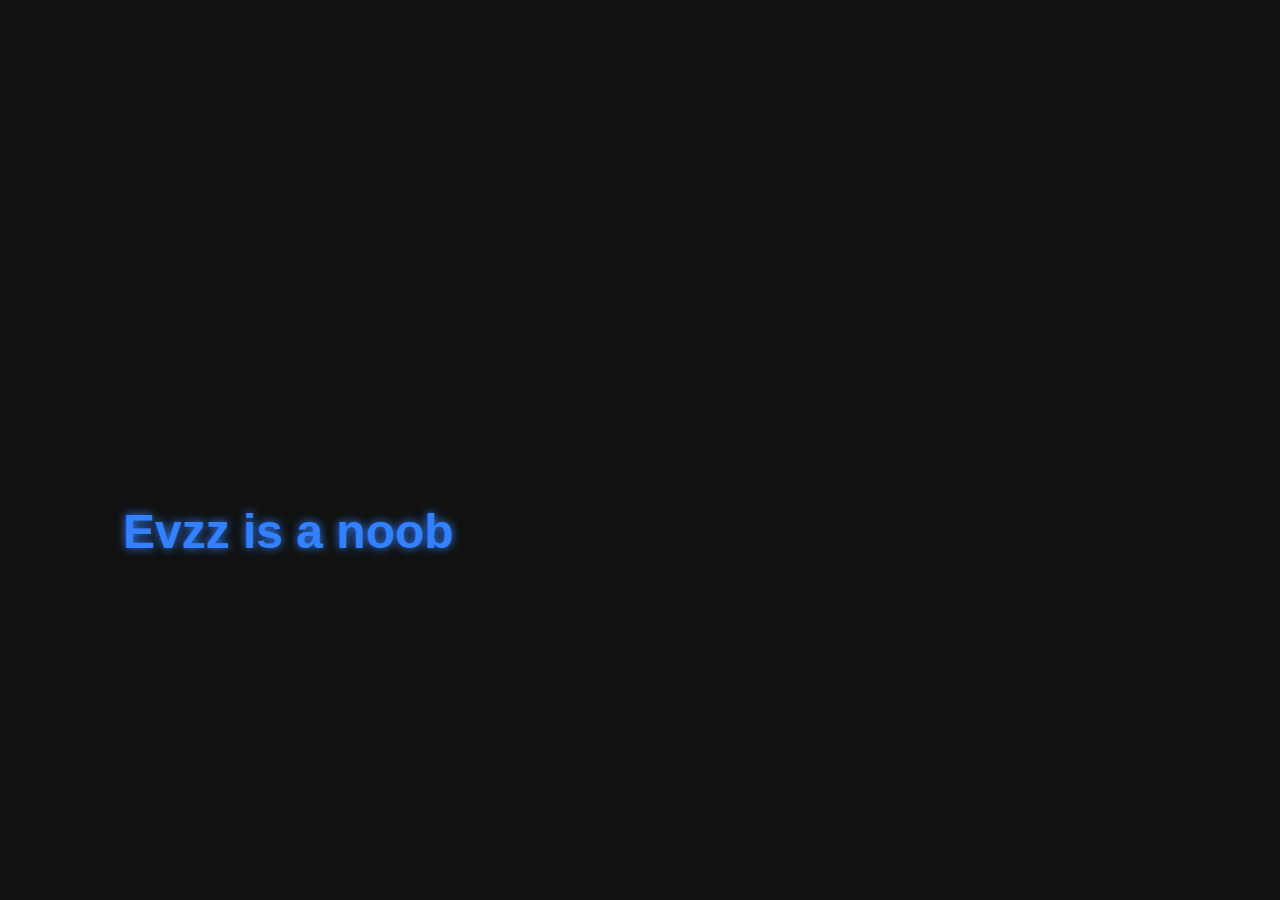
<file: index.html>
<!DOCTYPE html>
<html lang="en">
<head>
    <meta charset="UTF-8">
    <title>Noob</title>
    <style>
        body {
            margin: 0;
            overflow: hidden;
            background: #111;
            font-family: Arial, Helvetica, sans-serif;
        }

        .noob {
            position: absolute;
            font-size: 3rem;
            font-weight: bold;
            white-space: nowrap;
            text-shadow: 0 0 10px currentColor;
            pointer-events: none;
        }
    </style>
</head>
<body>

<script>
    const texts = [];
    const MAX_TEXTS = 50; // safety cap (remove if you want full chaos)

    function createText() {
        if (texts.length >= MAX_TEXTS) return;

        const el = document.createElement("div");
        el.className = "noob";
        el.textContent = "Evzz is a noob";
        document.body.appendChild(el);

        texts.push({
            el,
            x: Math.random() * window.innerWidth,
            y: Math.random() * window.innerHeight,
            vx: (Math.random() * 4 + 1) * (Math.random() < 0.5 ? -1 : 1),
            vy: (Math.random() * 4 + 1) * (Math.random() < 0.5 ? -1 : 1),
            hue: Math.random() * 360
        });
    }

    function animate() {
        texts.forEach(t => {
            const rect = t.el.getBoundingClientRect();

            t.x += t.vx;
            t.y += t.vy;

            if (t.x + rect.width >= window.innerWidth || t.x <= 0) t.vx *= -1;
            if (t.y + rect.height >= window.innerHeight || t.y <= 0) t.vy *= -1;

            t.hue = (t.hue + 1) % 360;
            t.el.style.color = `hsl(${t.hue}, 100%, 60%)`;

            t.el.style.left = t.x + "px";
            t.el.style.top = t.y + "px";
        });

        requestAnimationFrame(animate);
    }

    // Start with one
    createText();
    animate();

    // Multiply every 2 seconds
    setInterval(createText, 2000);
</script>

</body>
</html>
</file>
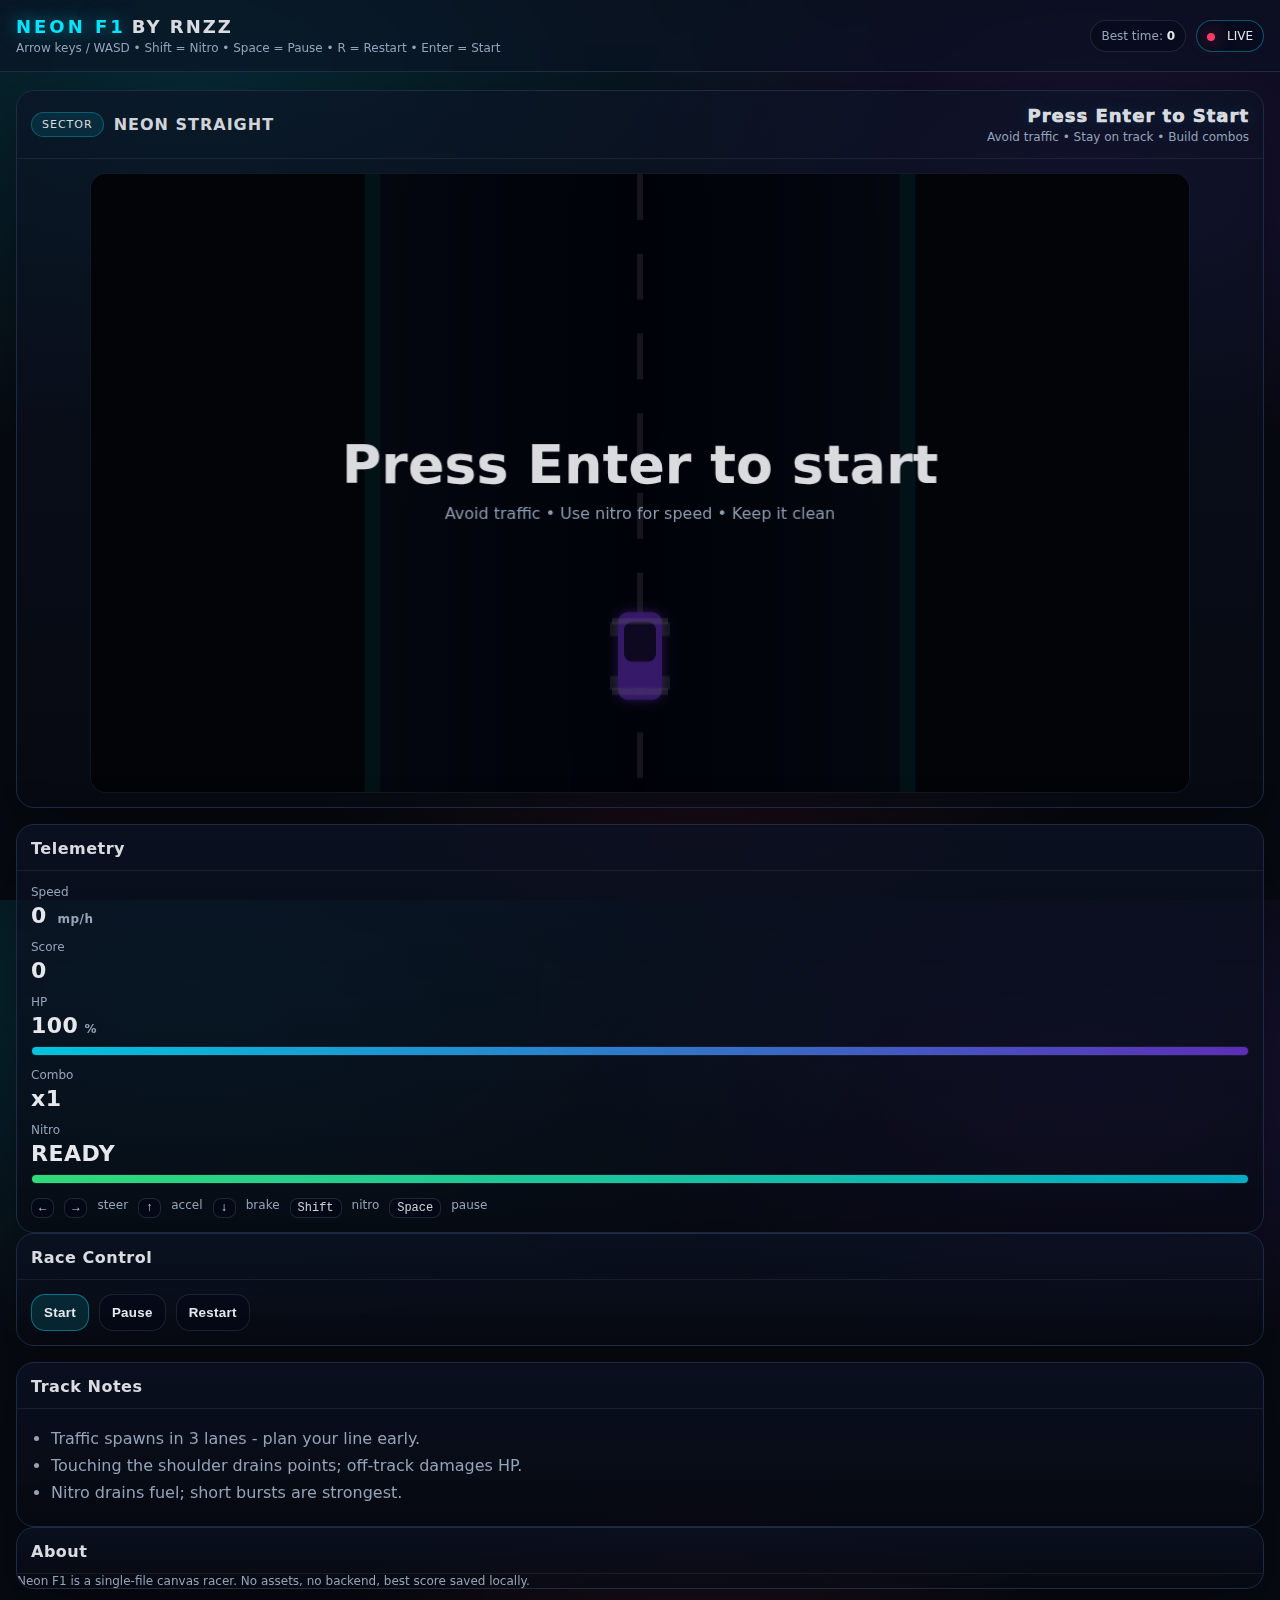
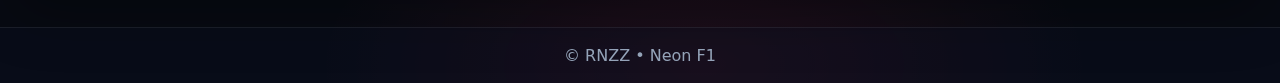
<file: f1/index.html>
<!doctype html>
<html lang="en">
<head>
  <meta charset="utf-8" />
  <meta name="viewport" content="width=device-width,initial-scale=1" />
  <meta name="description" content="Dodge traffic, stay on track and chase the best score." />
  <title>Neon F1</title>
  <link rel="stylesheet" href="styles.css" />
</head>

<body>
  <header class="topbar">
    <div class="brand">
      <div class="logo">NEON F1<span>BY RNZZ</span></div>
      <div class="sub">Arrow keys / WASD • Shift = Nitro • Space = Pause • R = Restart • Enter = Start</div>
    </div>

    <div class="pills">
      <span class="pill">Best time: <b id="best">0</b></span>
      <span class="pill pill-live"><span class="dot" aria-hidden="true"></span> LIVE</span>
    </div>
  </header>

  <main class="layout">
    <!-- LEFT: HUD -->
    <aside class="hud">
      <div class="card">
        <div class="card-title">Telemetry</div>

        <div class="telemetry">
          <div class="stat">
            <div class="label">Speed</div>
            <div class="value"><span id="speed">0</span><span class="unit"> mp/h</span></div>
          </div>

          <div class="stat">
            <div class="label">Score</div>
            <div class="value"><span id="score">0</span></div>
          </div>

          <div class="stat">
            <div class="label">HP</div>
            <div class="value"><span id="hp">100</span><span class="unit">%</span></div>
            <div class="bar" aria-label="Health bar">
              <div class="bar-fill" id="hpBar" style="width:100%"></div>
            </div>
          </div>

          <div class="stat">
            <div class="label">Combo</div>
            <div class="value"><span id="combo">x1</span></div>
          </div>

          <div class="stat">
            <div class="label">Nitro</div>
            <div class="value"><span id="nitro">READY</span></div>
            <div class="bar bar-nitro" aria-label="Nitro status bar">
              <div class="bar-fill" id="nitroBar" style="width:100%"></div>
            </div>
          </div>
        </div>

        <div class="hint">
          <div class="keys" aria-label="Controls">
            <span class="kbd">←</span><span class="kbd">→</span> steer
            <span class="kbd">↑</span> accel
            <span class="kbd">↓</span> brake
            <span class="kbd">Shift</span> nitro
            <span class="kbd">Space</span> pause
          </div>
        </div>
      </div>

      <div class="card">
        <div class="card-title">Race Control</div>
        <div class="rc">
          <button class="btn" id="btnStart" type="button">Start</button>
          <button class="btn btn-ghost" id="btnPause" type="button">Pause</button>
          <button class="btn btn-ghost" id="btnRestart" type="button">Restart</button>
        </div>
        <div class="muted small">
          </div>
      </div>
    </aside>

    <!-- CENTER: GAME -->
    <section class="stage">
      <div class="stage-shell">
        <div class="stage-top">
          <div class="banner">
            <span class="badge">SECTOR</span>
            <span class="sector">NEON STRAIGHT</span>
          </div>

          <div class="overlayText">
            <div id="msg" class="msg" role="status" aria-live="polite"></div>
            <div id="submsg" class="submsg" role="status" aria-live="polite"></div>
          </div>
        </div>

        <div class="canvas-wrap">
          <canvas id="c" width="900" height="520">
            Your browser doesn’t support the HTML canvas element.
            Try updating your browser or using a modern one like Chrome/Edge/Firefox.
          </canvas>
        </div>

        <!-- Mobile / touch controls -->
        <div id="touch" class="touch" aria-label="Touch controls">
          <button data-k="left" aria-label="Left" type="button">◀</button>
          <button data-k="right" aria-label="Right" type="button">▶</button>
          <button data-k="up" aria-label="Accelerate" type="button">▲</button>
          <button data-k="down" aria-label="Brake" type="button">▼</button>
          <button data-k="nitro" class="nitro" aria-label="Nitro" type="button">NITRO</button>
        </div>
      </div>
    </section>

    <!-- RIGHT: FLAVOUR / INFO -->
    <aside class="side">
      <div class="card">
        <div class="card-title">Track Notes</div>
        <ul class="list">
          <li>Traffic spawns in 3 lanes - plan your line early.</li>
          <li>Touching the shoulder drains points; off-track damages HP.</li>
          <li>Nitro drains fuel; short bursts are strongest.</li>
        </ul>
      </div>

      <div class="card">
        <div class="card-title">About</div>
        <div class="muted small">
          Neon F1 is a single-file canvas racer. No assets, no backend, best score saved locally.
        </div>
      </div>
    </aside>
  </main>

  <footer class="footer">
    <span class="muted">© RNZZ • Neon F1</span>
  </footer>

  <!-- Load game after DOM is parsed -->
  <script src="game.js" defer></script>

  <!-- UI helpers (no inline onclick; safer + cleaner) -->
  <script>
    window.addEventListener("DOMContentLoaded", () => {
      // Hook buttons to existing key handlers without inline JS
      const fireKey = (key) => window.dispatchEvent(new KeyboardEvent("keydown", { key }));

      const btnStart = document.getElementById("btnStart");
      const btnPause = document.getElementById("btnPause");
      const btnRestart = document.getElementById("btnRestart");

      btnStart?.addEventListener("click", () => fireKey("Enter"));
      btnPause?.addEventListener("click", () => fireKey(" "));
      btnRestart?.addEventListener("click", () => fireKey("r"));

      // Bars (simple mirror)
      const hpBar = document.getElementById("hpBar");
      const nitroBar = document.getElementById("nitroBar");
      const hpEl = document.getElementById("hp");
      const nitroText = document.getElementById("nitro");

      setInterval(() => {
        if (hpBar && hpEl) {
          const hp = Math.max(0, Math.min(100, parseInt(hpEl.textContent || "0", 10) || 0));
          hpBar.style.width = hp + "%";
        }
        if (nitroBar && nitroText) {
          const t = (nitroText.textContent || "").toUpperCase();
          let p = 100;
          if (t.includes("CD")) p = 35;
          else if (t.includes("BOOST")) p = 70;
          nitroBar.style.width = p + "%";
        }
      }, 200);
    });
  </script>
</body>
</html>
</file>
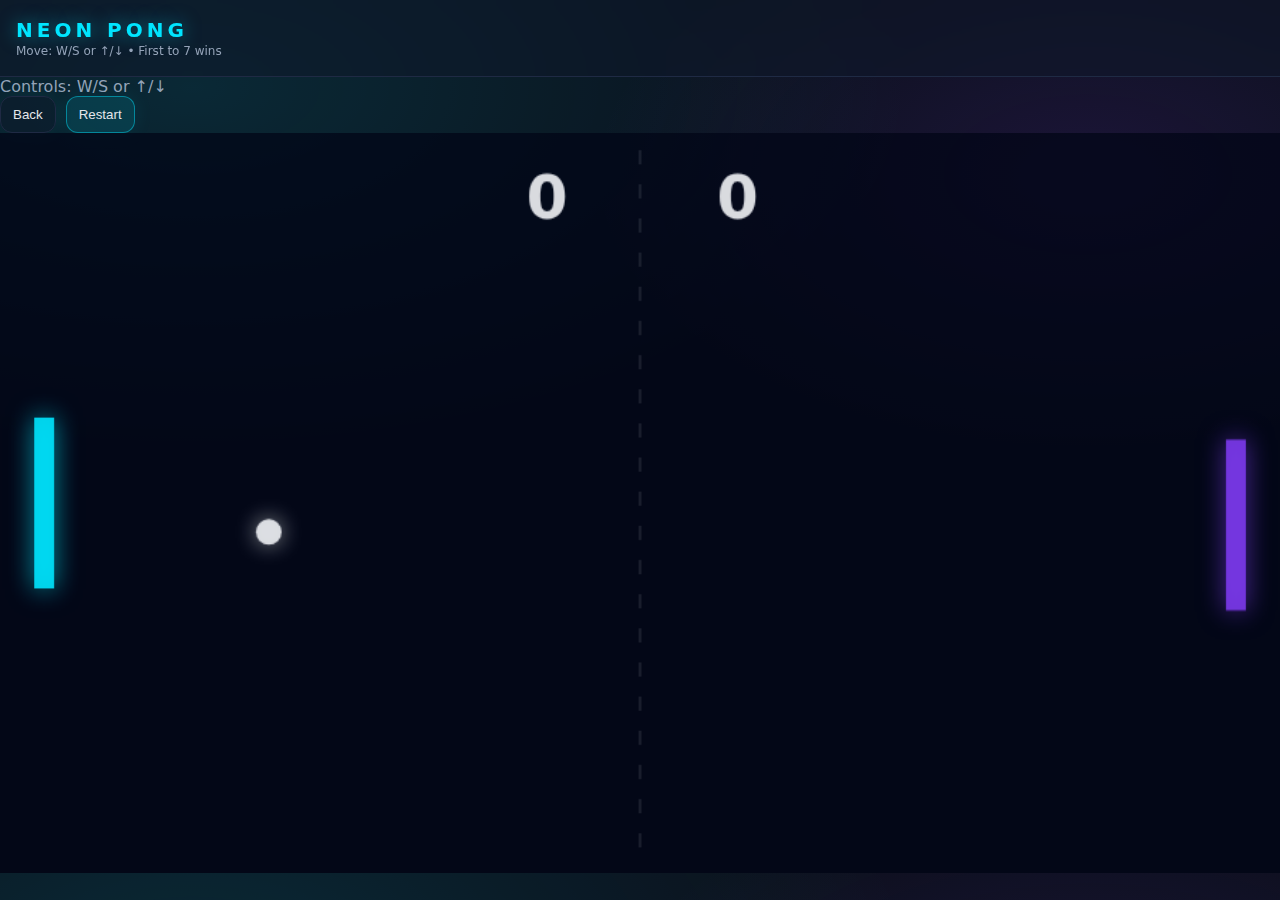
<file: games/pong/index.html>
<!doctype html>
<html lang="en">
<head>
  <meta charset="utf-8" />
  <meta name="viewport" content="width=device-width,initial-scale=1" />
  <title>Neon Pong — RNZZ Arcade</title>
  <link rel="stylesheet" href="../../styles.css" />
</head>
<body>
  <header class="topbar">
    <div class="brand">
      <div class="logo">NEON PONG</div>
      <div class="sub">Move: W/S or ↑/↓ • First to 7 wins</div>
    </div>
  </header>

  <main class="game-wrap">
    <div class="canvas-shell">
      <div class="toolbar">
        <div class="muted">
          Controls: <span class="kbd">W</span>/<span class="kbd">S</span> or <span class="kbd">↑</span>/<span class="kbd">↓</span>
        </div>
        <div style="display:flex;gap:10px">
          <button class="btn btn-ghost" onclick="location.href='../../index.html'">Back</button>
          <button class="btn" id="restartBtn">Restart</button>
        </div>
      </div>
      <canvas id="c" width="900" height="520" style="display:block;width:100%;height:auto;"></canvas>
    </div>
  </main>

  <script src="game.js"></script>
</body>
</html>
</file>
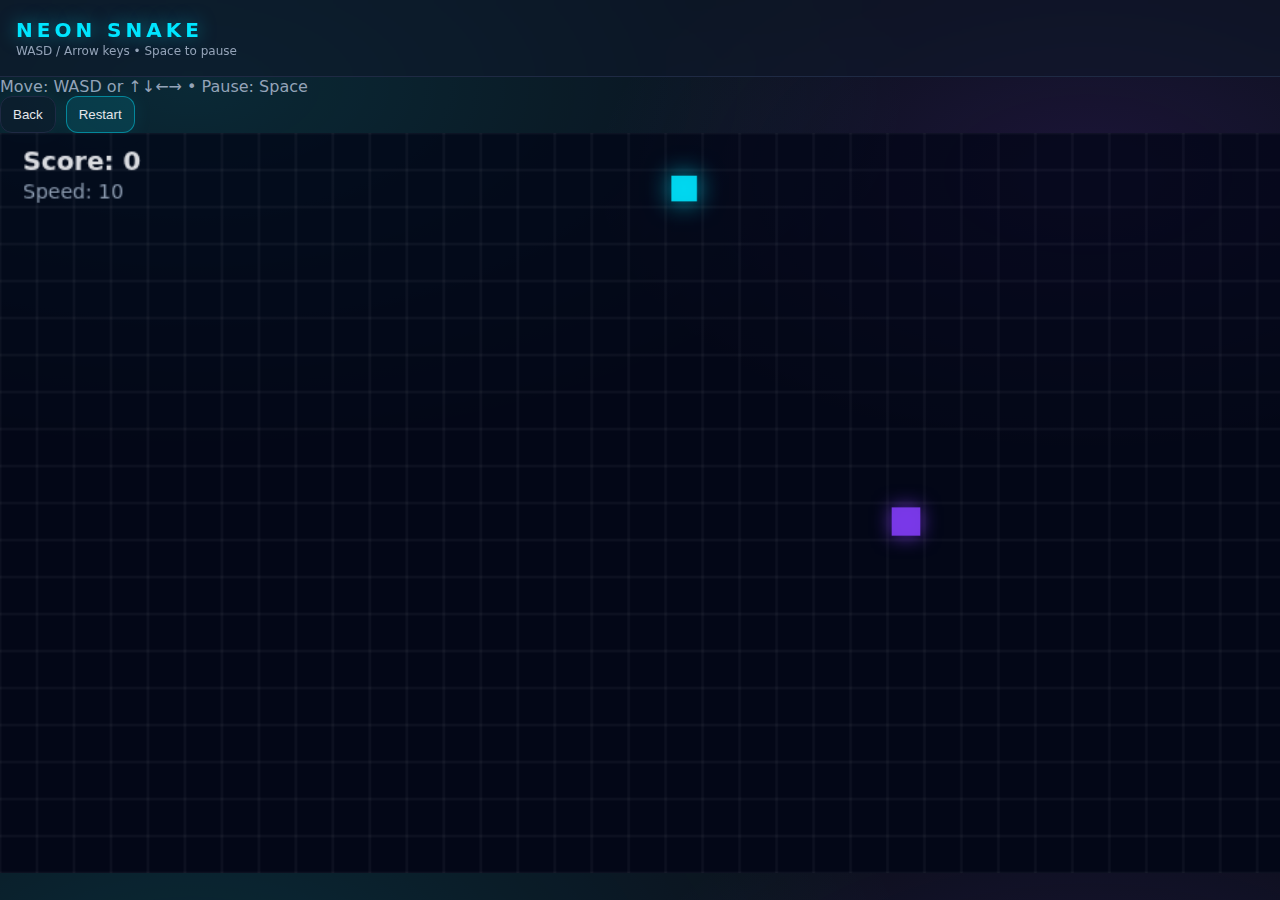
<file: games/snake/index.html>
<!doctype html>
<html lang="en">
<head>
  <meta charset="utf-8" />
  <meta name="viewport" content="width=device-width,initial-scale=1" />
  <title>Neon Snake — RNZZ Arcade</title>
  <link rel="stylesheet" href="../../styles.css" />
</head>
<body>
  <header class="topbar">
    <div class="brand">
      <div class="logo">NEON SNAKE</div>
      <div class="sub">WASD / Arrow keys • Space to pause</div>
    </div>
  </header>

  <main class="game-wrap">
    <div class="canvas-shell">
      <div class="toolbar">
        <div class="muted">
          Move: <span class="kbd">WASD</span> or <span class="kbd">↑↓←→</span>
          • Pause: <span class="kbd">Space</span>
        </div>
        <div style="display:flex;gap:10px">
          <button class="btn btn-ghost" onclick="location.href='../../index.html'">Back</button>
          <button class="btn" id="restartBtn">Restart</button>
        </div>
      </div>
      <canvas id="c" width="900" height="520" style="display:block;width:100%;height:auto;"></canvas>
    </div>
  </main>

  <script src="game.js"></script>
</body>
</html>
</file>
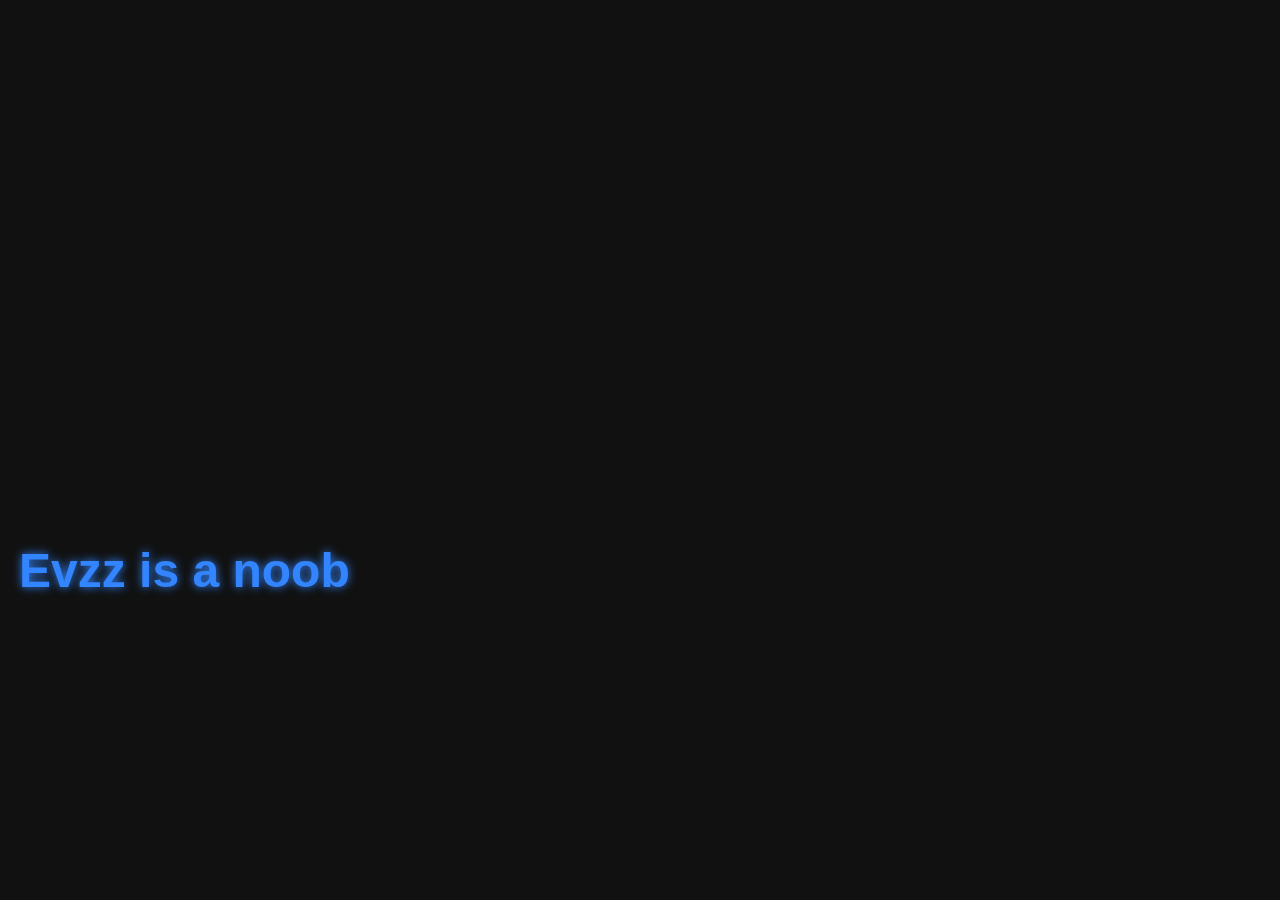
<file: evzz.html>
<!DOCTYPE html>
<html lang="en">
<head>
    <meta charset="UTF-8">
    <title>Noob</title>
    <style>
        body {
            margin: 0;
            overflow: hidden;
            background: #111;
            font-family: Arial, Helvetica, sans-serif;
        }

        .noob {
            position: absolute;
            font-size: 3rem;
            font-weight: bold;
            white-space: nowrap;
            text-shadow: 0 0 10px currentColor;
            pointer-events: none;
            will-change: transform, left, top;
        }
    </style>
</head>
<body>

<script>
    const texts = [];
    const MAX_TEXTS = 60;        // safety cap
    const SPAWN_MS = 2000;       // multiply rate
    const MOUSE_RADIUS = 220;    // how close mouse affects them
    const MOUSE_FORCE = 0.18;    // strength of mouse pushing
    const SPEED_CAP = 9;         // prevents insane speeds

    const mouse = { x: window.innerWidth / 2, y: window.innerHeight / 2 };

    window.addEventListener("mousemove", (e) => {
        mouse.x = e.clientX;
        mouse.y = e.clientY;
    });

    // Touch support (mobile)
    window.addEventListener("touchmove", (e) => {
        if (!e.touches || !e.touches[0]) return;
        mouse.x = e.touches[0].clientX;
        mouse.y = e.touches[0].clientY;
    }, { passive: true });

    function rand(min, max) {
        return Math.random() * (max - min) + min;
    }

    function clamp(val, min, max) {
        return Math.max(min, Math.min(max, val));
    }

    function createText() {
        if (texts.length >= MAX_TEXTS) return;

        const el = document.createElement("div");
        el.className = "noob";
        el.textContent = "Evzz is a noob";
        document.body.appendChild(el);

        // random start + random speed (some slow, some fast)
        const vx = rand(1.2, 6.5) * (Math.random() < 0.5 ? -1 : 1);
        const vy = rand(1.2, 6.5) * (Math.random() < 0.5 ? -1 : 1);

        texts.push({
            el,
            x: rand(0, window.innerWidth * 0.8),
            y: rand(0, window.innerHeight * 0.8),
            vx,
            vy,
            hue: rand(0, 360)
        });
    }

    function applyMouseForce(t) {
        const dx = t.x - mouse.x;
        const dy = t.y - mouse.y;
        const dist = Math.hypot(dx, dy);

        if (dist > MOUSE_RADIUS || dist === 0) return;

        // strength fades with distance (strong near cursor, weak far away)
        const strength = (1 - dist / MOUSE_RADIUS) * MOUSE_FORCE;

        // repel from cursor
        const nx = dx / dist;
        const ny = dy / dist;

        t.vx += nx * strength * 10;
        t.vy += ny * strength * 10;

        // keep speeds sane
        t.vx = clamp(t.vx, -SPEED_CAP, SPEED_CAP);
        t.vy = clamp(t.vy, -SPEED_CAP, SPEED_CAP);
    }

    function animate() {
        const w = window.innerWidth;
        const h = window.innerHeight;

        texts.forEach(t => {
            const rect = t.el.getBoundingClientRect();

            // mouse influence
            applyMouseForce(t);

            // movement
            t.x += t.vx;
            t.y += t.vy;

            // bounce + slight random "mutation" so they don't all feel identical
            if (t.x + rect.width >= w) {
                t.x = w - rect.width;
                t.vx = -Math.abs(t.vx) * rand(0.85, 1.15);
            } else if (t.x <= 0) {
                t.x = 0;
                t.vx = Math.abs(t.vx) * rand(0.85, 1.15);
            }

            if (t.y + rect.height >= h) {
                t.y = h - rect.height;
                t.vy = -Math.abs(t.vy) * rand(0.85, 1.15);
            } else if (t.y <= 0) {
                t.y = 0;
                t.vy = Math.abs(t.vy) * rand(0.85, 1.15);
            }

            // colour shift (slightly different per element)
            t.hue = (t.hue + rand(0.6, 2.2)) % 360;
            t.el.style.color = `hsl(${t.hue}, 100%, 60%)`;

            t.el.style.left = t.x + "px";
            t.el.style.top = t.y + "px";
        });

        requestAnimationFrame(animate);
    }

    // Start with one
    createText();
    animate();

    // Multiply over time
    setInterval(createText, SPAWN_MS);
</script>

</body>
</html>
</file>
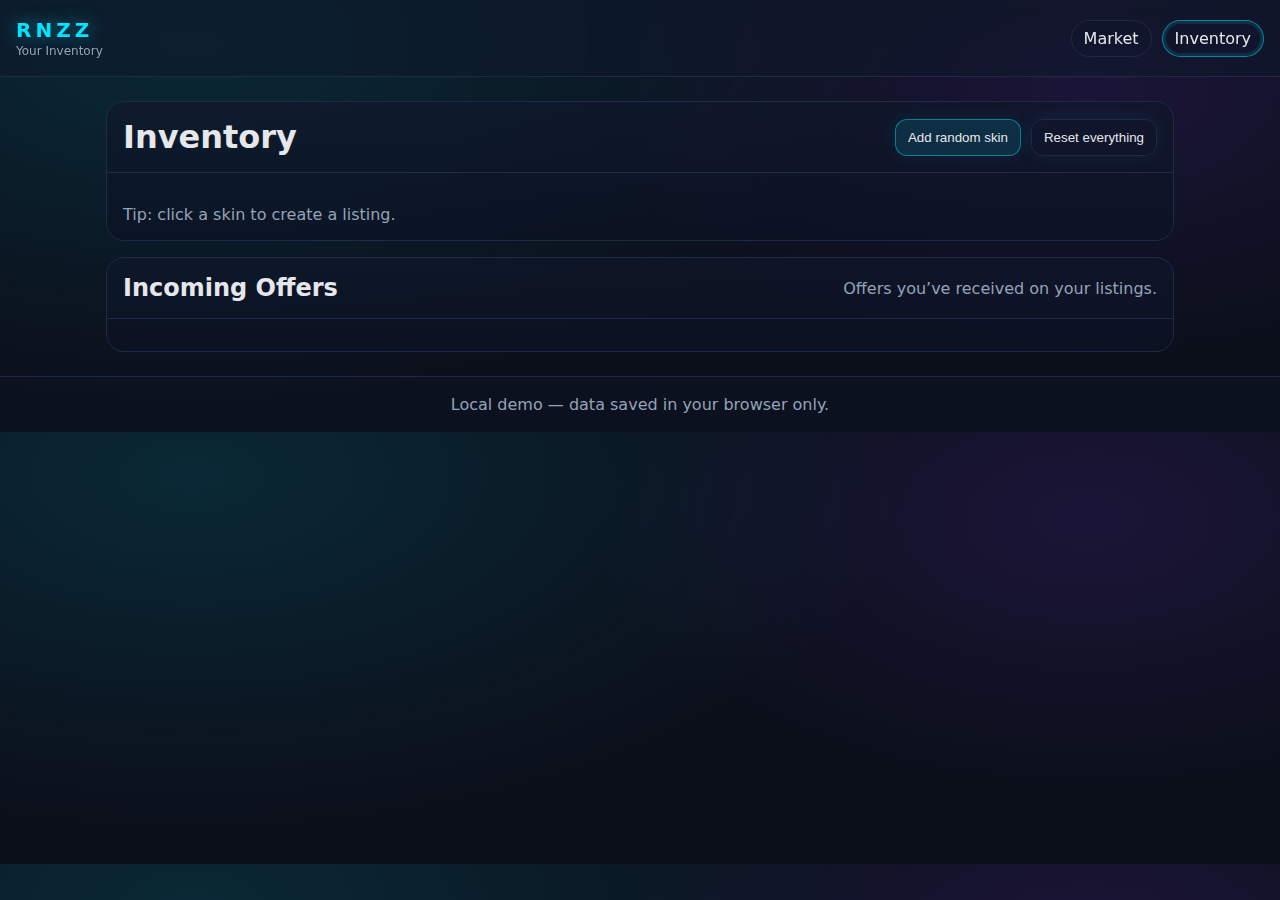
<file: inventory.html>
<!doctype html>
<html lang="en">
<head>
  <meta charset="utf-8" />
  <meta name="viewport" content="width=device-width,initial-scale=1" />
  <title>RNZZ Trade — Inventory</title>
  <link rel="stylesheet" href="styles.css" />
</head>
<body>
  <header class="topbar">
    <div class="brand">
      <div class="logo">RNZZ</div>
      <div class="sub">Your Inventory</div>
    </div>

    <nav class="nav">
      <a href="index.html">Market</a>
      <a class="active" href="inventory.html">Inventory</a>
    </nav>
  </header>

  <main class="container">
    <section class="panel">
      <div class="panel-head">
        <h1>Inventory</h1>
        <div class="actions">
          <button class="btn" id="addRandomBtn">Add random skin</button>
          <button class="btn btn-ghost" id="resetBtn">Reset everything</button>
        </div>
      </div>

      <div id="inventoryGrid" class="grid"></div>
      <div class="hint muted">
        Tip: click a skin to create a listing.
      </div>
    </section>

    <section class="panel">
      <div class="panel-head">
        <h2>Incoming Offers</h2>
        <div class="muted">Offers you’ve received on your listings.</div>
      </div>
      <div id="offersGrid" class="stack"></div>
    </section>
  </main>

  <footer class="footer">
    <span class="muted">Local demo — data saved in your browser only.</span>
  </footer>

  <script src="app.js"></script>
</body>
</html>
</file>
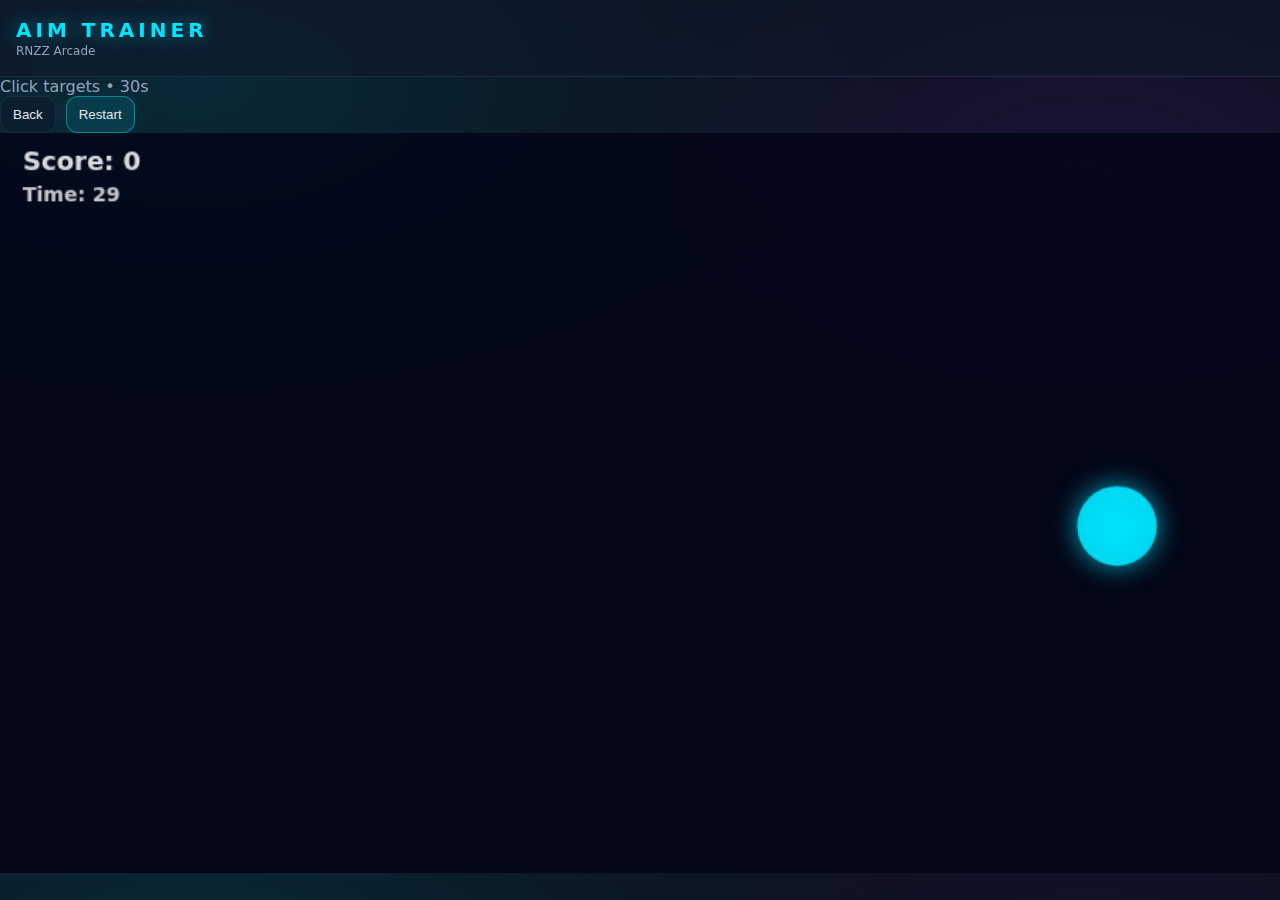
<file: play.html>
<!doctype html>
<html lang="en">
<head>
  <meta charset="utf-8" />
  <meta name="viewport" content="width=device-width,initial-scale=1" />
  <title>RNZZ Arcade — Play</title>
  <link rel="stylesheet" href="styles.css" />
</head>
<body>
  <header class="topbar">
    <div class="brand">
      <div class="logo" id="gameTitle">PLAY</div>
      <div class="sub" id="gameSub">Loading…</div>
    </div>
  </header>

  <main class="game-wrap">
    <div class="canvas-shell">
      <div class="toolbar">
        <div class="muted" id="help"></div>
        <div style="display:flex;gap:10px">
          <button class="btn btn-ghost" onclick="location.href='index.html'">Back</button>
          <button class="btn" id="restartBtn">Restart</button>
        </div>
      </div>
      <canvas id="c" width="900" height="520" style="display:block;width:100%;height:auto;"></canvas>
    </div>
  </main>

  <script src="microgames.js"></script>
</body>
</html>
</file>
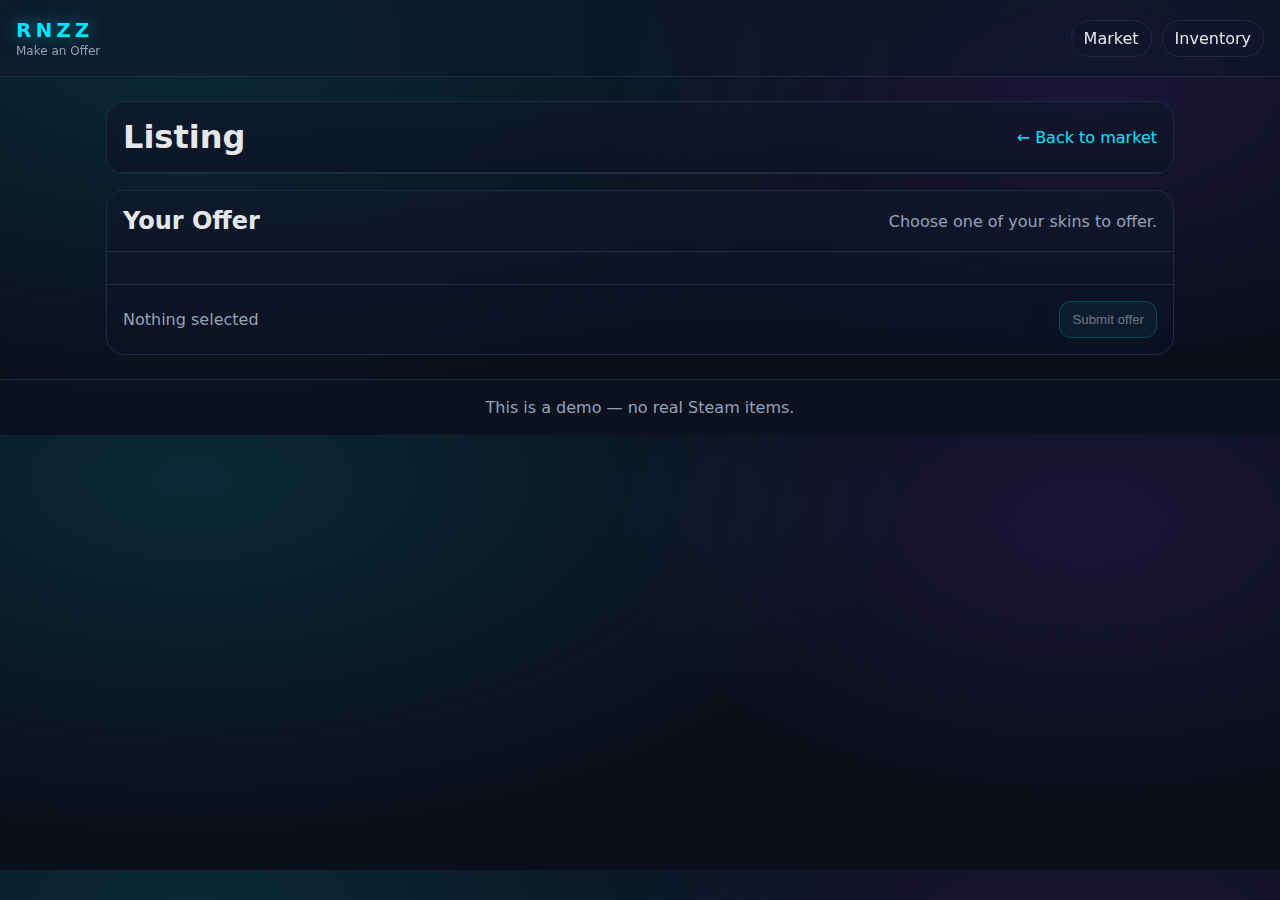
<file: trade.html>
<!doctype html>
<html lang="en">
<head>
  <meta charset="utf-8" />
  <meta name="viewport" content="width=device-width,initial-scale=1" />
  <title>RNZZ Trade — Make Offer</title>
  <link rel="stylesheet" href="styles.css" />
</head>
<body>
  <header class="topbar">
    <div class="brand">
      <div class="logo">RNZZ</div>
      <div class="sub">Make an Offer</div>
    </div>

    <nav class="nav">
      <a href="index.html">Market</a>
      <a href="inventory.html">Inventory</a>
    </nav>
  </header>

  <main class="container">
    <section class="panel">
      <div class="panel-head">
        <h1>Listing</h1>
        <a class="link" href="index.html">← Back to market</a>
      </div>

      <div id="listingCard"></div>
    </section>

    <section class="panel">
      <div class="panel-head">
        <h2>Your Offer</h2>
        <div class="muted">Choose one of your skins to offer.</div>
      </div>

      <div id="offerGrid" class="grid"></div>

      <div class="bar">
        <div id="selectedOffer" class="muted">Nothing selected</div>
        <button class="btn" id="submitOfferBtn" disabled>Submit offer</button>
      </div>
    </section>
  </main>

  <footer class="footer">
    <span class="muted">This is a demo — no real Steam items.</span>
  </footer>

  <script src="app.js"></script>
</body>
</html>
</file>
<file: f1/styles.css>
:root{
  --bg:#070a12;
  --surface:#0b1224;
  --surface2:#0a1020;
  --border:#1f2a44;
  --text:#e5e7eb;
  --muted:#94a3b8;

  --cyan:#00e5ff;
  --violet:#7c3aed;
  --red:#ff3b6a;
  --lime:#37ff8b;

  --shadow: 0 18px 60px rgba(0,0,0,.35);
  --radius: 18px;
}

*{box-sizing:border-box}
html,body{height:100%}

body{
  margin:0;
  font-family: system-ui, -apple-system, Segoe UI, Roboto, Arial, sans-serif;
  color:var(--text);
  background:
    radial-gradient(1200px 600px at 15% 10%, rgba(0,229,255,.14), transparent 60%),
    radial-gradient(900px 500px at 85% 20%, rgba(124,58,237,.18), transparent 55%),
    radial-gradient(700px 360px at 55% 85%, rgba(255,59,106,.10), transparent 55%),
    var(--bg);
}

/* ---------- TOP BAR ---------- */
.topbar{
  position:sticky; top:0; z-index:10;
  display:flex; align-items:center; justify-content:space-between; gap:12px;
  padding:16px 16px;
  border-bottom:1px solid var(--border);
  background:rgba(11,18,36,.55);
  backdrop-filter: blur(10px);
}

.brand{max-width:1100px}
.logo{
  font-weight:900; letter-spacing:3px; font-size:18px;
  color:var(--cyan);
  text-shadow: 0 0 18px rgba(0,229,255,.55);
}
.logo span{
  color:var(--text);
  letter-spacing:2px;
  margin-left:6px;
  text-shadow:none;
  opacity:.95;
}
.sub{color:var(--muted); font-size:12px; margin-top:4px}

.pills{display:flex; gap:10px; flex-wrap:wrap; justify-content:flex-end}
.pill{
  border:1px solid rgba(255,255,255,.10);
  background:rgba(2,6,23,.45);
  padding:8px 10px;
  border-radius:999px;
  font-size:12px;
  color:var(--muted);
}
.pill b{color:var(--text)}
.pill-live{
  border-color: rgba(0,229,255,.35);
  color: var(--text);
}
.dot{
  display:inline-block;
  width:8px; height:8px; border-radius:50%;
  background: var(--red);
  box-shadow: 0 0 18px rgba(255,59,106,.8);
  margin-right:8px;
  transform: translateY(1px);
}

/* ---------- MAIN LAYOUT ---------- */
/* Wider page + guaranteed wide center column */
.layout{
  max-width:1700px;                 /* was 1300px */
  margin:18px auto;
  padding:0 16px 20px;
  display:grid;
  grid-template-columns: 300px minmax(900px, 1fr) 300px;
  gap:16px;
  align-items:start;
}

/* Center the middle column content */
.stage{
  display:flex;
  justify-content:center;
}

/* Collapse side panels earlier so the game can be large */
@media (max-width: 1400px){
  .layout{grid-template-columns:1fr;}
  .hud, .side{order:2}
  .stage{order:1}
}

/* ---------- CARDS ---------- */
.card{
  border:1px solid var(--border);
  background: linear-gradient(180deg, rgba(11,18,36,.75), rgba(7,10,18,.65));
  border-radius: var(--radius);
  box-shadow: var(--shadow);
  overflow:hidden;
}

.card-title{
  padding:14px 14px 12px;
  border-bottom:1px solid rgba(255,255,255,.07);
  font-weight:800;
  letter-spacing:.5px;
  color: rgba(229,231,235,.95);
  display:flex; align-items:center; justify-content:space-between;
}

/* ---------- HUD ---------- */
.telemetry{
  padding:14px;
  display:flex;
  flex-direction:column;
  gap:12px;
}

.stat .label{
  color:var(--muted);
  font-size:12px;
  margin-bottom:4px;
}
.stat .value{
  font-size:22px;
  font-weight:900;
  letter-spacing:.5px;
}
.unit{font-size:12px;color:var(--muted);font-weight:600;margin-left:6px}

.bar{
  margin-top:8px;
  height:10px;
  border-radius:999px;
  border:1px solid rgba(255,255,255,.08);
  background: rgba(2,6,23,.55);
  overflow:hidden;
}
.bar-fill{
  height:100%;
  width:100%;
  background: linear-gradient(90deg, rgba(0,229,255,.85), rgba(124,58,237,.75));
  box-shadow: 0 0 20px rgba(0,229,255,.18);
}
.bar-nitro .bar-fill{
  background: linear-gradient(90deg, rgba(55,255,139,.85), rgba(0,229,255,.75));
}

.hint{padding:0 14px 14px}
.keys{
  display:flex; flex-wrap:wrap;
  gap:8px 10px;
  color:var(--muted);
  font-size:12px;
}
.kbd{
  font-family: ui-monospace, SFMono-Regular, Menlo, Monaco, Consolas, "Liberation Mono", monospace;
  font-size:12px;
  padding:2px 7px;
  border:1px solid rgba(255,255,255,.12);
  border-radius:8px;
  color: rgba(229,231,235,.9);
  background: rgba(2,6,23,.55);
}

.rc{
  padding:14px;
  display:flex;
  gap:10px;
  flex-wrap:wrap;
}

.btn{
  cursor:pointer;
  border:1px solid rgba(0,229,255,.40);
  background: rgba(0,229,255,.12);
  color: var(--text);
  padding:10px 12px;
  border-radius:14px;
  font-weight:800;
  letter-spacing:.3px;
}
.btn:hover{box-shadow:0 0 18px rgba(0,229,255,.10)}
.btn-ghost{
  border:1px solid rgba(255,255,255,.10);
  background: rgba(2,6,23,.35);
}

.small{font-size:12px}
.muted{color:var(--muted)}

/* ---------- STAGE ---------- */
.stage-shell{
  border:1px solid var(--border);
  background: linear-gradient(180deg, rgba(11,18,36,.65), rgba(7,10,18,.65));
  border-radius: var(--radius);
  box-shadow: var(--shadow);
  overflow:hidden;

  width:100%;
  max-width:1400px;                 /* was 1100px */
  margin:0 auto;
}

.stage-top{
  padding:14px;
  border-bottom:1px solid rgba(255,255,255,.07);
  display:flex;
  align-items:center;
  justify-content:space-between;
  gap:12px;
  flex-wrap:wrap;
}

.banner{
  display:flex; align-items:center; gap:10px;
}
.badge{
  font-size:11px;
  letter-spacing:1px;
  padding:5px 10px;
  border-radius:999px;
  border:1px solid rgba(0,229,255,.28);
  background: rgba(0,229,255,.10);
  color: rgba(229,231,235,.95);
}
.sector{
  font-weight:900;
  letter-spacing:1px;
  color: rgba(229,231,235,.92);
}

.overlayText{
  text-align:right;
  min-width:0;              /* was forcing header to “pull” */
  flex:0 1 340px;
}

.msg{
  font-weight:950;
  font-size:18px;
  letter-spacing:1px;
  color: rgba(229,231,235,.95);
  text-shadow: 0 0 18px rgba(0,229,255,.16);
}
.submsg{
  margin-top:4px;
  font-size:12px;
  color: var(--muted);
}

.canvas-wrap{
  padding:14px;
  display:flex;
  justify-content:center;
  align-items:center;
}

/* Let canvas actually grow and “fit the page” */
canvas#c{
  display:block;
  width:100%;
  max-width:1200px;          /* grows larger on wide screens */
  height:auto;
  margin:0 auto;
  border-radius:16px;
  border:1px solid rgba(255,255,255,.06);
  background: rgba(2,6,23,.55);
}

/* ---------- TOUCH CONTROLS ---------- */
.touch{
  display:none;
  gap:10px;
  padding:14px;
  border-top:1px solid rgba(255,255,255,.07);
  justify-content:center;
  flex-wrap:wrap;
}
.touch button{
  width:64px; height:54px;
  border-radius:16px;
  border:1px solid rgba(255,255,255,.10);
  background: rgba(2,6,23,.45);
  color: rgba(229,231,235,.95);
  font-weight:900;
  font-size:18px;
}
.touch button:active{
  transform: translateY(1px);
  border-color: rgba(0,229,255,.35);
}
.touch .nitro{
  width:120px;
  border-color: rgba(55,255,139,.35);
  background: rgba(55,255,139,.10);
}

@media (max-width: 820px){
  .touch{display:flex;}
}

/* ---------- RIGHT PANEL ---------- */
.side .list{
  margin:0;
  padding:12px 18px 16px 34px;
  color: var(--muted);
}
.side .list li{margin:8px 0}

/* ---------- FOOTER ---------- */
.footer{
  text-align:center;
  padding:18px 16px;
  border-top:1px solid rgba(255,255,255,.08);
  background: rgba(11,18,36,.35);
}
</file>
<file: styles.css>
:root{
  --bg:#0b0f1a;
  --card:#0f172a;
  --card2:#0b1224;
  --border:#1f2a44;
  --text:#e5e7eb;
  --muted:#94a3b8;
  --accent:#00e5ff;
  --accent2:#7c3aed;
}

*{box-sizing:border-box}
body{
  margin:0;
  font-family: system-ui, -apple-system, Segoe UI, Roboto, Arial, sans-serif;
  background: radial-gradient(1200px 600px at 15% 10%, rgba(0,229,255,.12), transparent 60%),
              radial-gradient(900px 500px at 85% 20%, rgba(124,58,237,.14), transparent 55%),
              var(--bg);
  color:var(--text);
}

a{color:inherit;text-decoration:none}
.container{max-width:1100px;margin:24px auto;padding:0 16px;display:grid;gap:16px}
.topbar{
  display:flex;align-items:center;justify-content:space-between;
  padding:18px 16px;border-bottom:1px solid var(--border);
  background:rgba(15,23,42,.55);backdrop-filter: blur(8px);
  position:sticky;top:0;z-index:10;
}
.brand{display:flex;flex-direction:column;gap:2px}
.logo{
  font-weight:800;letter-spacing:4px;font-size:20px;
  color:var(--accent);
  text-shadow:0 0 18px rgba(0,229,255,.5);
}
.sub{font-size:12px;color:var(--muted)}
.nav{display:flex;gap:10px}
.nav a{
  padding:8px 12px;border:1px solid var(--border);
  border-radius:999px;background:rgba(15,23,42,.35);
}
.nav a.active{border-color:rgba(0,229,255,.55); box-shadow:0 0 0 3px rgba(0,229,255,.12) inset}

.panel{
  border:1px solid var(--border);
  background:linear-gradient(180deg, rgba(15,23,42,.7), rgba(11,18,36,.7));
  border-radius:18px;
  overflow:hidden;
}
.panel-head{
  padding:16px;
  display:flex;align-items:center;justify-content:space-between;gap:12px;flex-wrap:wrap;
  border-bottom:1px solid var(--border);
}
.panel h1,.panel h2{margin:0}
.actions{display:flex;gap:10px;flex-wrap:wrap}
.input{
  background:rgba(2,6,23,.55);
  color:var(--text);
  border:1px solid var(--border);
  border-radius:12px;
  padding:10px 12px;
  min-width:180px;
}
.btn{
  cursor:pointer;
  border:1px solid rgba(0,229,255,.45);
  background:rgba(0,229,255,.12);
  color:var(--text);
  padding:10px 12px;
  border-radius:12px;
  box-shadow: 0 0 20px rgba(0,229,255,.08);
}
.btn:disabled{opacity:.45;cursor:not-allowed}
.btn-ghost{
  border:1px solid var(--border);
  background:rgba(15,23,42,.35);
}
.grid{
  padding:16px;
  display:grid;
  grid-template-columns:repeat(auto-fill, minmax(220px, 1fr));
  gap:12px;
}
.card{
  border:1px solid var(--border);
  background:rgba(2,6,23,.55);
  border-radius:16px;
  padding:12px;
  display:flex;flex-direction:column;gap:10px;
  transition:transform .08s ease, border-color .08s ease;
}
.card:hover{transform:translateY(-2px); border-color:rgba(0,229,255,.35)}
.thumb{
  height:110px;border-radius:12px;
  background:linear-gradient(135deg, rgba(0,229,255,.18), rgba(124,58,237,.18));
  border:1px solid rgba(255,255,255,.06);
  display:flex;align-items:center;justify-content:center;
  font-weight:700;letter-spacing:.5px;
}
.row{display:flex;align-items:center;justify-content:space-between;gap:10px}
.badge{
  font-size:12px;color:var(--muted);
  border:1px solid rgba(255,255,255,.08);
  padding:4px 8px;border-radius:999px;
}
.price{font-weight:700;color:var(--accent)}
.muted{color:var(--muted)}
.footer{padding:18px 16px;border-top:1px solid var(--border);text-align:center;background:rgba(15,23,42,.35)}
.hint{padding:0 16px 16px}

.stack{padding:16px;display:flex;flex-direction:column;gap:10px}
.offer{
  border:1px solid var(--border);
  background:rgba(2,6,23,.55);
  border-radius:16px;
  padding:12px;
  display:flex;flex-direction:column;gap:8px;
}
.bar{
  padding:16px;border-top:1px solid var(--border);
  display:flex;align-items:center;justify-content:space-between;gap:12px;flex-wrap:wrap;
}
.link{color:var(--accent)}
</file>
